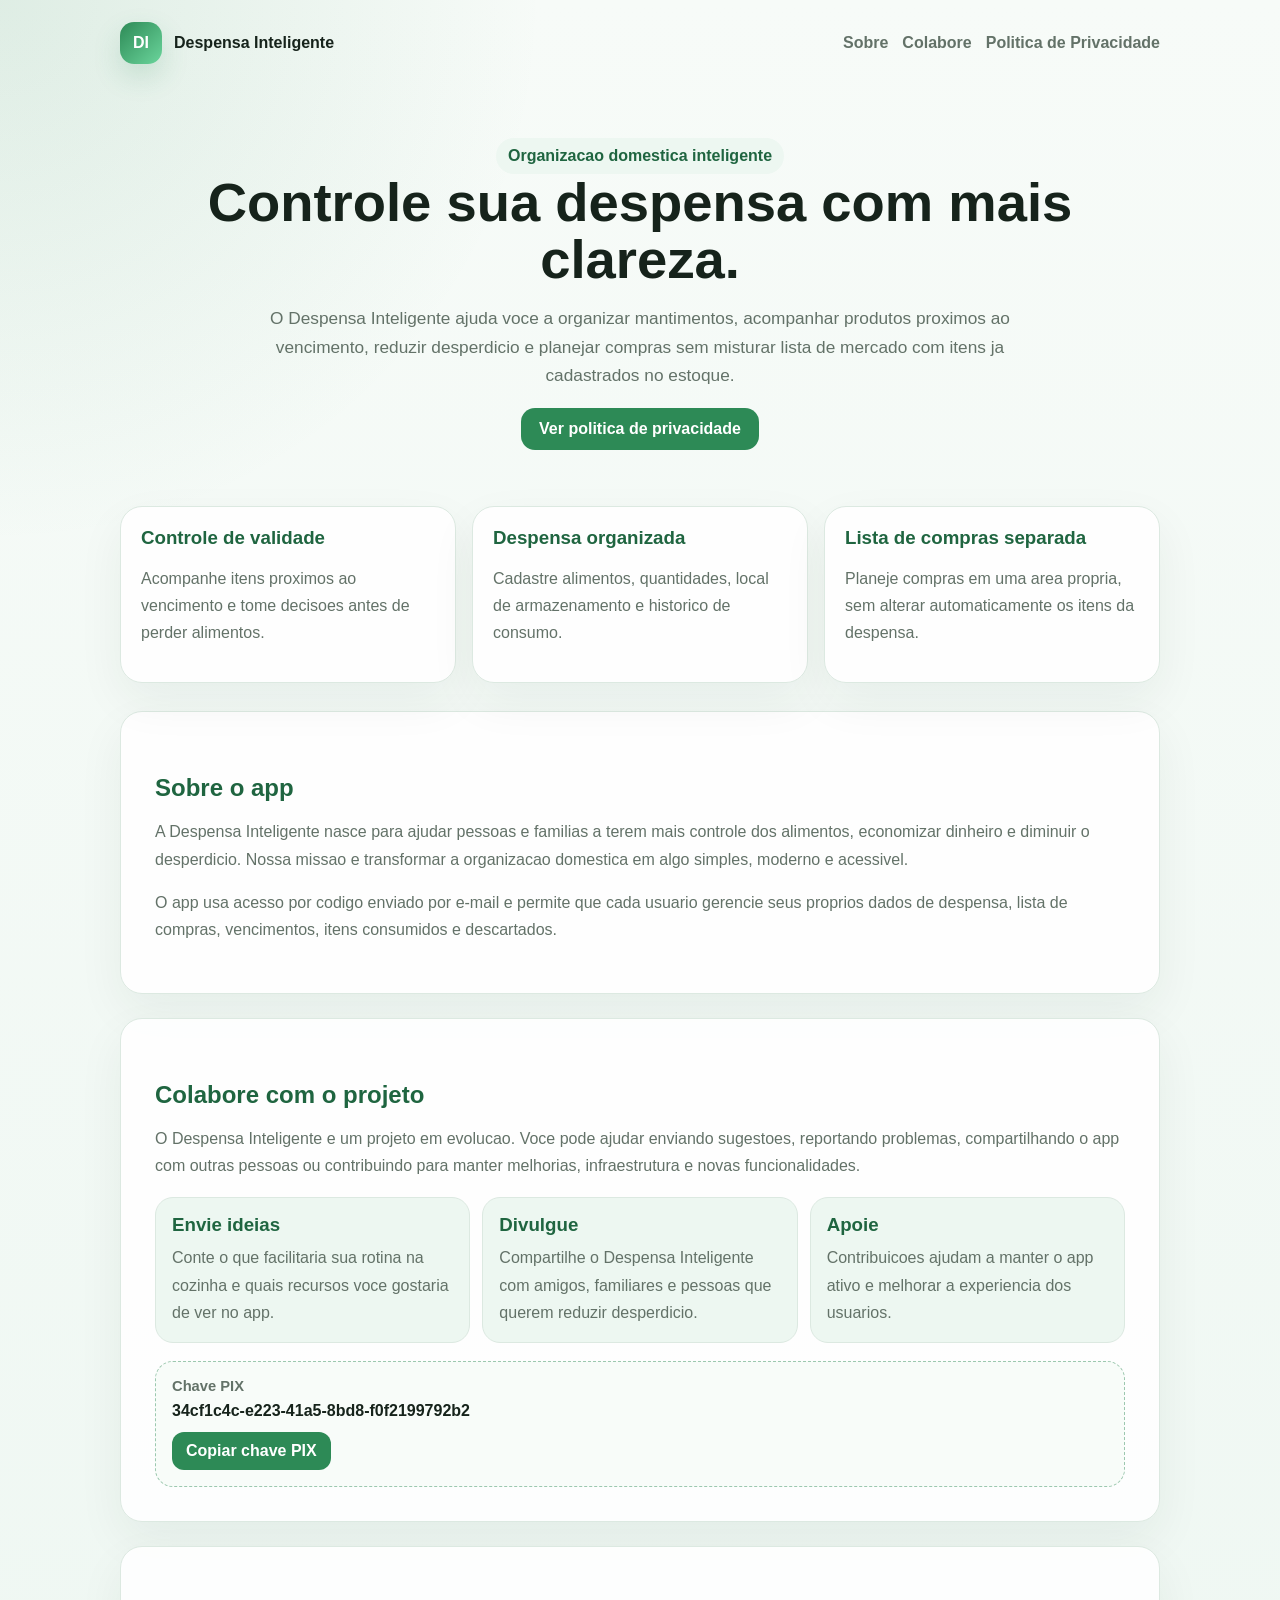
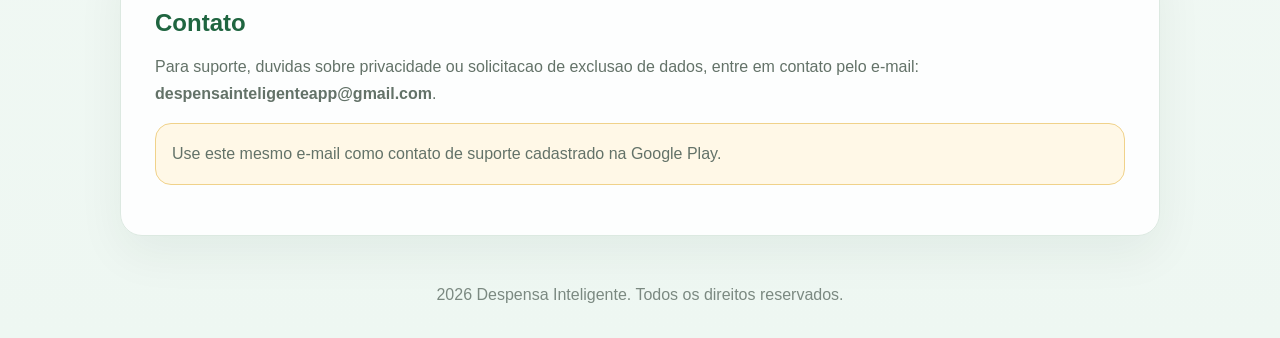
<file: index.html>
<!doctype html>
<html lang="pt-BR">
<head>
  <meta charset="utf-8" />
  <meta name="viewport" content="width=device-width, initial-scale=1" />
  <title>Despensa Inteligente</title>
  <meta name="description" content="Organize sua despensa, acompanhe vencimentos e planeje compras com praticidade." />
  <link rel="stylesheet" href="styles.css" />
</head>
<body>
  <header class="container topbar">
    <div class="brand">
      <span class="brand-mark">DI</span>
      <span>Despensa Inteligente</span>
    </div>
    <nav class="nav" aria-label="Navegacao principal">
      <a href="index.html">Sobre</a>
      <a href="#colabore">Colabore</a>
      <a href="privacy.html">Politica de Privacidade</a>
    </nav>
  </header>

  <main class="container">
    <section class="hero">
      <span class="badge">Organizacao domestica inteligente</span>
      <h1>Controle sua despensa com mais clareza.</h1>
      <p>
        O Despensa Inteligente ajuda voce a organizar mantimentos, acompanhar produtos proximos ao vencimento,
        reduzir desperdicio e planejar compras sem misturar lista de mercado com itens ja cadastrados no estoque.
      </p>
      <a class="cta" href="privacy.html">Ver politica de privacidade</a>
    </section>

    <section class="grid" aria-label="Recursos principais">
      <article class="card">
        <h3>Controle de validade</h3>
        <p>Acompanhe itens proximos ao vencimento e tome decisoes antes de perder alimentos.</p>
      </article>
      <article class="card">
        <h3>Despensa organizada</h3>
        <p>Cadastre alimentos, quantidades, local de armazenamento e historico de consumo.</p>
      </article>
      <article class="card">
        <h3>Lista de compras separada</h3>
        <p>Planeje compras em uma area propria, sem alterar automaticamente os itens da despensa.</p>
      </article>
    </section>

    <section class="content">
      <h2>Sobre o app</h2>
      <p>
        A Despensa Inteligente nasce para ajudar pessoas e familias a terem mais controle dos alimentos,
        economizar dinheiro e diminuir o desperdicio. Nossa missao e transformar a organizacao domestica
        em algo simples, moderno e acessivel.
      </p>
      <p>
        O app usa acesso por codigo enviado por e-mail e permite que cada usuario gerencie seus proprios
        dados de despensa, lista de compras, vencimentos, itens consumidos e descartados.
      </p>
    </section>

    <section class="content" id="colabore">
      <h2>Colabore com o projeto</h2>
      <p>
        O Despensa Inteligente e um projeto em evolucao. Voce pode ajudar enviando sugestoes,
        reportando problemas, compartilhando o app com outras pessoas ou contribuindo para manter
        melhorias, infraestrutura e novas funcionalidades.
      </p>
      <div class="collab-grid">
        <article>
          <h3>Envie ideias</h3>
          <p>Conte o que facilitaria sua rotina na cozinha e quais recursos voce gostaria de ver no app.</p>
        </article>
        <article>
          <h3>Divulgue</h3>
          <p>Compartilhe o Despensa Inteligente com amigos, familiares e pessoas que querem reduzir desperdicio.</p>
        </article>
        <article>
          <h3>Apoie</h3>
          <p>Contribuicoes ajudam a manter o app ativo e melhorar a experiencia dos usuarios.</p>
        </article>
      </div>
      <div class="pix-box">
        <span>Chave PIX</span>
        <strong id="pix-key">34cf1c4c-e223-41a5-8bd8-f0f2199792b2</strong>
        <button type="button" onclick="copyPixKey()">Copiar chave PIX</button>
      </div>
    </section>

    <section class="content">
      <h2>Contato</h2>
      <p>
        Para suporte, duvidas sobre privacidade ou solicitacao de exclusao de dados, entre em contato pelo e-mail:
        <strong>despensainteligenteapp@gmail.com</strong>.
      </p>
      <p class="notice">
        Use este mesmo e-mail como contato de suporte cadastrado na Google Play.
      </p>
    </section>
  </main>

  <footer class="container">
    <span id="year"></span> Despensa Inteligente. Todos os direitos reservados.
  </footer>

  <script>
    document.getElementById("year").textContent = new Date().getFullYear();

    function copyPixKey() {
      const pixKey = document.getElementById("pix-key").textContent;
      navigator.clipboard.writeText(pixKey);
    }
  </script>
</body>
</html>
</file>
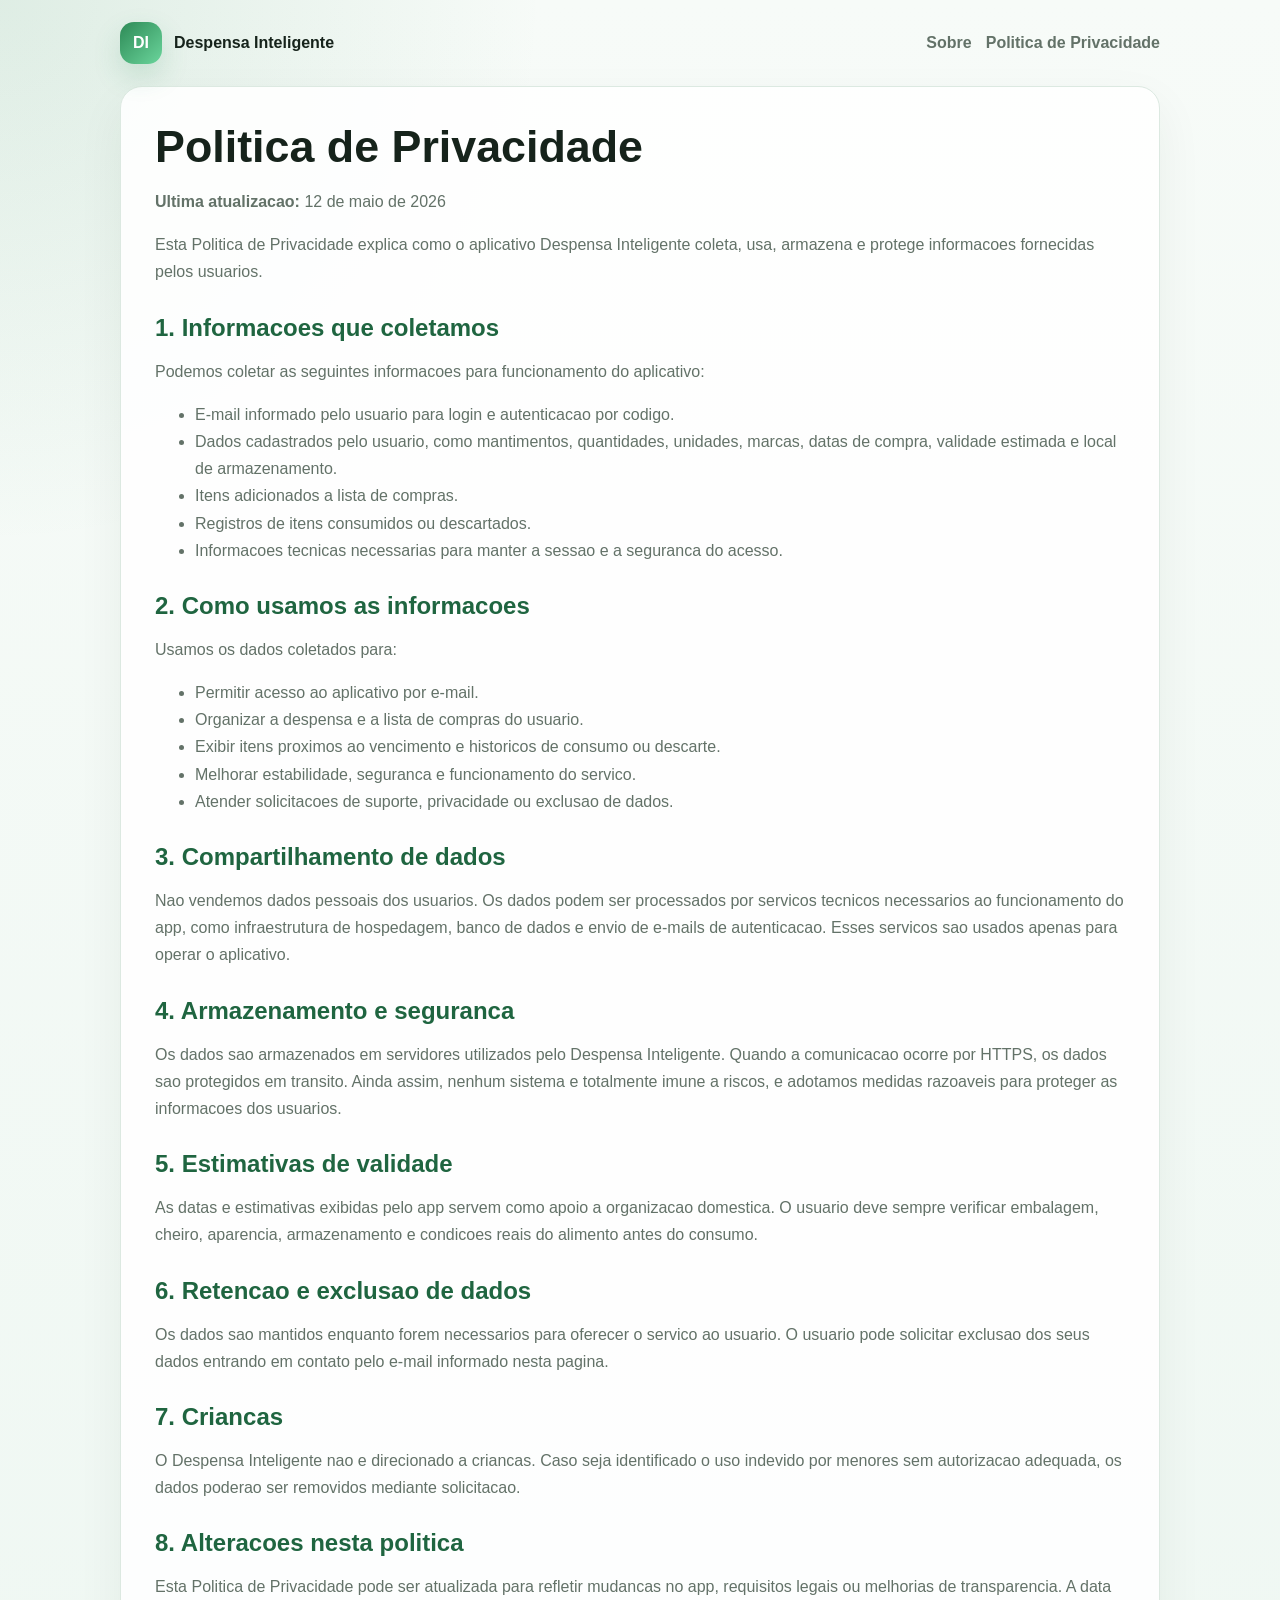
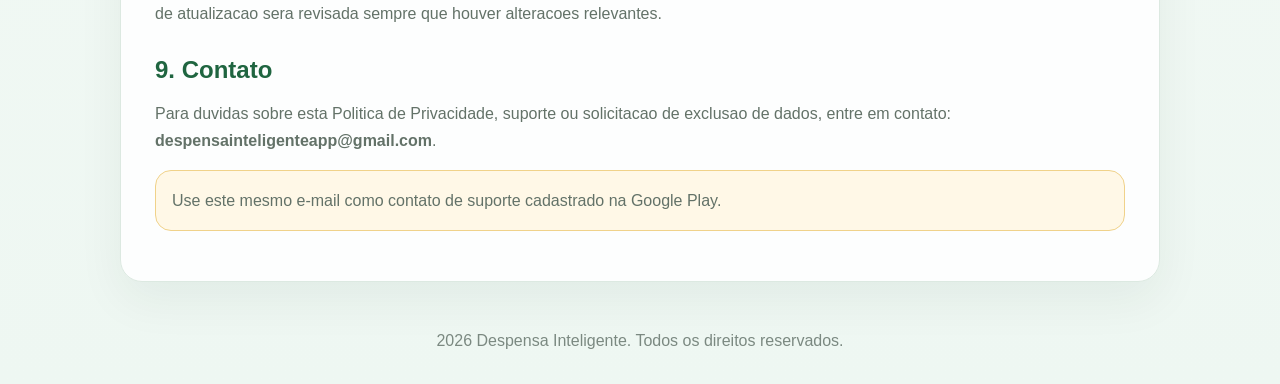
<file: privacy.html>
<!doctype html>
<html lang="pt-BR">
<head>
  <meta charset="utf-8" />
  <meta name="viewport" content="width=device-width, initial-scale=1" />
  <title>Politica de Privacidade - Despensa Inteligente</title>
  <meta name="description" content="Politica de Privacidade do aplicativo Despensa Inteligente." />
  <link rel="stylesheet" href="styles.css" />
</head>
<body>
  <header class="container topbar">
    <div class="brand">
      <span class="brand-mark">DI</span>
      <span>Despensa Inteligente</span>
    </div>
    <nav class="nav" aria-label="Navegacao principal">
      <a href="index.html">Sobre</a>
      <a href="privacy.html">Politica de Privacidade</a>
    </nav>
  </header>

  <main class="container">
    <article class="content">
      <h1>Politica de Privacidade</h1>
      <p><strong>Ultima atualizacao:</strong> 12 de maio de 2026</p>
      <p>
        Esta Politica de Privacidade explica como o aplicativo Despensa Inteligente coleta, usa,
        armazena e protege informacoes fornecidas pelos usuarios.
      </p>

      <h2>1. Informacoes que coletamos</h2>
      <p>Podemos coletar as seguintes informacoes para funcionamento do aplicativo:</p>
      <ul>
        <li>E-mail informado pelo usuario para login e autenticacao por codigo.</li>
        <li>Dados cadastrados pelo usuario, como mantimentos, quantidades, unidades, marcas, datas de compra, validade estimada e local de armazenamento.</li>
        <li>Itens adicionados a lista de compras.</li>
        <li>Registros de itens consumidos ou descartados.</li>
        <li>Informacoes tecnicas necessarias para manter a sessao e a seguranca do acesso.</li>
      </ul>

      <h2>2. Como usamos as informacoes</h2>
      <p>Usamos os dados coletados para:</p>
      <ul>
        <li>Permitir acesso ao aplicativo por e-mail.</li>
        <li>Organizar a despensa e a lista de compras do usuario.</li>
        <li>Exibir itens proximos ao vencimento e historicos de consumo ou descarte.</li>
        <li>Melhorar estabilidade, seguranca e funcionamento do servico.</li>
        <li>Atender solicitacoes de suporte, privacidade ou exclusao de dados.</li>
      </ul>

      <h2>3. Compartilhamento de dados</h2>
      <p>
        Nao vendemos dados pessoais dos usuarios. Os dados podem ser processados por servicos tecnicos
        necessarios ao funcionamento do app, como infraestrutura de hospedagem, banco de dados e envio de e-mails
        de autenticacao. Esses servicos sao usados apenas para operar o aplicativo.
      </p>

      <h2>4. Armazenamento e seguranca</h2>
      <p>
        Os dados sao armazenados em servidores utilizados pelo Despensa Inteligente. Quando a comunicacao ocorre
        por HTTPS, os dados sao protegidos em transito. Ainda assim, nenhum sistema e totalmente imune a riscos,
        e adotamos medidas razoaveis para proteger as informacoes dos usuarios.
      </p>

      <h2>5. Estimativas de validade</h2>
      <p>
        As datas e estimativas exibidas pelo app servem como apoio a organizacao domestica. O usuario deve sempre
        verificar embalagem, cheiro, aparencia, armazenamento e condicoes reais do alimento antes do consumo.
      </p>

      <h2>6. Retencao e exclusao de dados</h2>
      <p>
        Os dados sao mantidos enquanto forem necessarios para oferecer o servico ao usuario. O usuario pode solicitar
        exclusao dos seus dados entrando em contato pelo e-mail informado nesta pagina.
      </p>

      <h2>7. Criancas</h2>
      <p>
        O Despensa Inteligente nao e direcionado a criancas. Caso seja identificado o uso indevido por menores sem
        autorizacao adequada, os dados poderao ser removidos mediante solicitacao.
      </p>

      <h2>8. Alteracoes nesta politica</h2>
      <p>
        Esta Politica de Privacidade pode ser atualizada para refletir mudancas no app, requisitos legais ou melhorias
        de transparencia. A data de atualizacao sera revisada sempre que houver alteracoes relevantes.
      </p>

      <h2>9. Contato</h2>
      <p>
        Para duvidas sobre esta Politica de Privacidade, suporte ou solicitacao de exclusao de dados, entre em contato:
        <strong>despensainteligenteapp@gmail.com</strong>.
      </p>

      <p class="notice">
        Use este mesmo e-mail como contato de suporte cadastrado na Google Play.
      </p>
    </article>
  </main>

  <footer class="container">
    <span id="year"></span> Despensa Inteligente. Todos os direitos reservados.
  </footer>

  <script>
    document.getElementById("year").textContent = new Date().getFullYear();
  </script>
</body>
</html>
</file>
<file: styles.css>
* {
  box-sizing: border-box;
}

:root {
  --bg: #f6faf7;
  --surface: #ffffff;
  --primary: #2d8a56;
  --primary-dark: #1f6540;
  --text: #16231b;
  --muted: #637268;
  --border: #dce9e1;
  --soft: #edf7f1;
}

body {
  margin: 0;
  font-family: Inter, "Segoe UI", Arial, sans-serif;
  color: var(--text);
  background:
    radial-gradient(circle at top left, rgba(45, 138, 86, 0.12), transparent 34rem),
    linear-gradient(180deg, #f7fbf8 0%, #eef7f2 100%);
}

a {
  color: var(--primary-dark);
  font-weight: 700;
}

.container {
  width: min(1040px, 92%);
  margin: 0 auto;
}

.topbar {
  display: flex;
  align-items: center;
  justify-content: space-between;
  gap: 18px;
  padding: 22px 0;
}

.brand {
  display: flex;
  align-items: center;
  gap: 12px;
  font-weight: 800;
}

.brand-mark {
  display: grid;
  place-items: center;
  width: 42px;
  height: 42px;
  border-radius: 14px;
  color: #ffffff;
  background: linear-gradient(135deg, var(--primary), #6bd59c);
  box-shadow: 0 12px 28px rgba(45, 138, 86, 0.18);
}

.nav {
  display: flex;
  gap: 14px;
  flex-wrap: wrap;
}

.nav a {
  color: var(--muted);
  text-decoration: none;
}

.hero {
  padding: 52px 0 28px;
  text-align: center;
}

.hero h1 {
  margin: 0;
  font-size: clamp(2rem, 5vw, 3.4rem);
  line-height: 1.05;
}

.hero p {
  max-width: 760px;
  margin: 16px auto 0;
  color: var(--muted);
  font-size: 1.08rem;
  line-height: 1.65;
}

.grid {
  display: grid;
  grid-template-columns: repeat(auto-fit, minmax(230px, 1fr));
  gap: 16px;
  margin: 28px 0;
}

.card,
.content {
  background: rgba(255, 255, 255, 0.9);
  border: 1px solid var(--border);
  border-radius: 22px;
  box-shadow: 0 18px 48px rgba(21, 46, 30, 0.06);
}

.card {
  padding: 20px;
}

.card h2,
.card h3,
.content h2 {
  margin: 0 0 10px;
  color: var(--primary-dark);
}

.card p,
.content p,
.content li {
  color: var(--muted);
  line-height: 1.7;
}

.content {
  padding: clamp(20px, 4vw, 34px);
  margin: 0 0 24px;
}

.content h1 {
  margin: 0 0 8px;
  font-size: clamp(1.8rem, 4vw, 2.8rem);
}

.content h2 {
  margin-top: 28px;
}

.badge {
  display: inline-flex;
  align-items: center;
  gap: 8px;
  padding: 9px 12px;
  border-radius: 999px;
  color: var(--primary-dark);
  background: var(--soft);
  font-weight: 800;
}

.cta {
  display: inline-flex;
  margin-top: 18px;
  padding: 12px 18px;
  border-radius: 14px;
  color: #ffffff;
  background: var(--primary);
  text-decoration: none;
}

.notice {
  padding: 16px;
  border-radius: 16px;
  background: #fff8e7;
  border: 1px solid #f0d28a;
  color: #6c5520;
}

.collab-grid {
  display: grid;
  grid-template-columns: repeat(auto-fit, minmax(190px, 1fr));
  gap: 12px;
  margin-top: 18px;
}

.collab-grid article {
  padding: 16px;
  border: 1px solid var(--border);
  border-radius: 18px;
  background: var(--soft);
}

.collab-grid h3 {
  margin: 0 0 8px;
  color: var(--primary-dark);
}

.collab-grid p {
  margin: 0;
}

.pix-box {
  display: grid;
  gap: 8px;
  margin-top: 18px;
  padding: 16px;
  border: 1px dashed rgba(45, 138, 86, 0.45);
  border-radius: 18px;
  background: #f8fcf9;
}

.pix-box span {
  color: var(--muted);
  font-size: 0.92rem;
  font-weight: 700;
}

.pix-box strong {
  color: var(--text);
  word-break: break-all;
}

.pix-box button {
  width: fit-content;
  margin-top: 4px;
  padding: 10px 14px;
  border: 0;
  border-radius: 12px;
  color: #ffffff;
  background: var(--primary);
  cursor: pointer;
  font: inherit;
  font-weight: 800;
}

footer {
  padding: 26px 0 34px;
  color: #7b8981;
  text-align: center;
}

@media (max-width: 640px) {
  .topbar {
    align-items: flex-start;
    flex-direction: column;
  }
}
</file>
